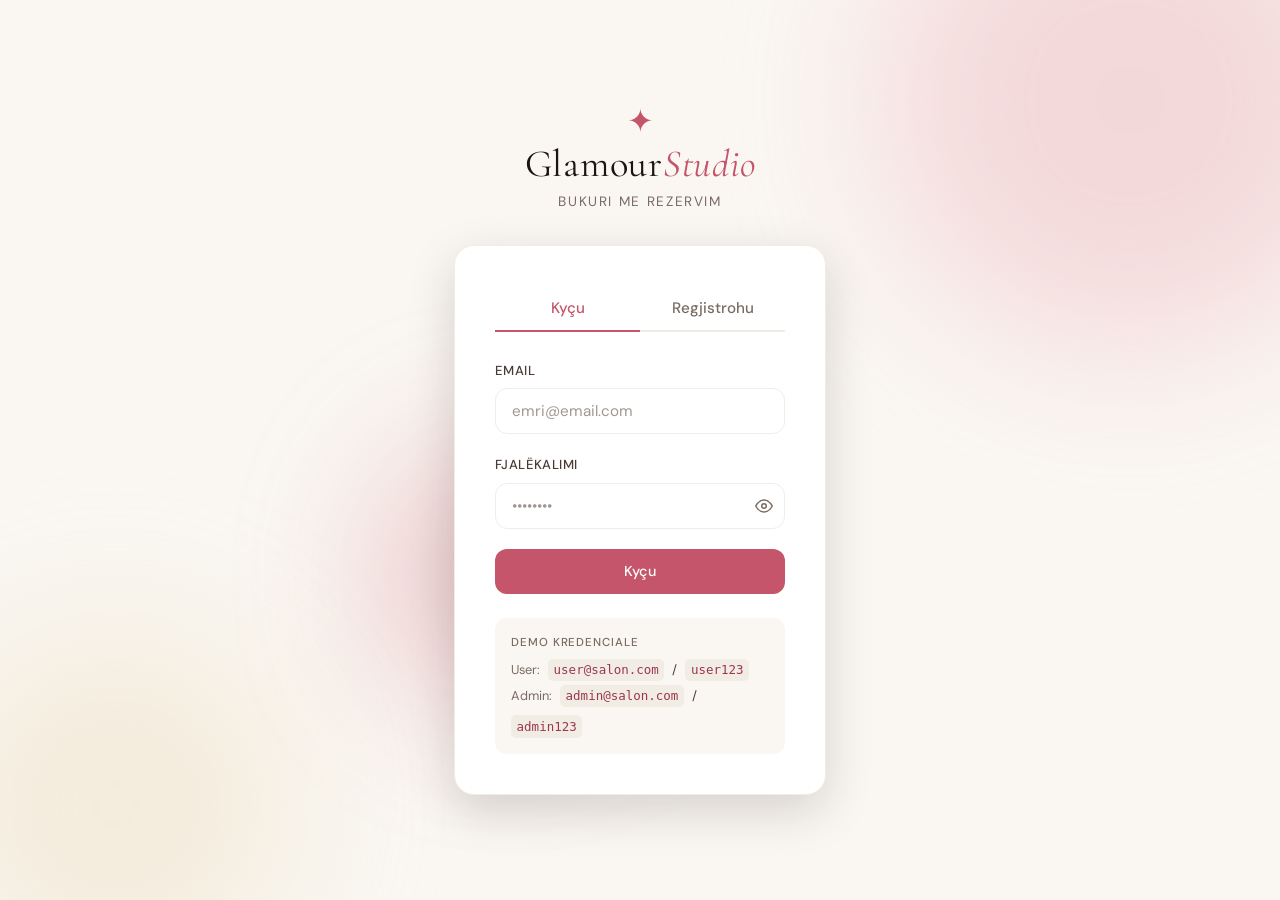
<file: files (1)/index.html>
<!DOCTYPE html>
<html lang="sq">
<head>
  <meta charset="UTF-8" />
  <meta name="viewport" content="width=device-width, initial-scale=1.0" />
  <title>Salon Glamour — Rezervimet</title>
  <link rel="stylesheet" href="style.css" />
  <link href="https://fonts.googleapis.com/css2?family=Cormorant+Garamond:ital,wght@0,300;0,400;0,600;1,300;1,400&family=DM+Sans:wght@300;400;500&display=swap" rel="stylesheet">
</head>
<body>

<!-- ═══════════════════════════════════════════
     FAQJA E LOGIN
════════════════════════════════════════════ -->
<div id="page-login" class="page active">
  <div class="login-bg">
    <div class="login-orb orb1"></div>
    <div class="login-orb orb2"></div>
    <div class="login-orb orb3"></div>
  </div>
  <div class="login-wrapper">
    <div class="login-brand">
      <div class="brand-mark">✦</div>
      <h1>Glamour<em>Studio</em></h1>
      <p class="brand-tagline">Bukuri me rezervim</p>
    </div>

    <div class="login-card">
      <!-- Tabs -->
      <div class="auth-tabs">
        <button class="auth-tab active" id="tab-login" onclick="switchAuthTab('login')">Kyçu</button>
        <button class="auth-tab" id="tab-register" onclick="switchAuthTab('register')">Regjistrohu</button>
      </div>

      <!-- ── LOGIN FORM ── -->
      <div id="form-login">
        <div id="login-error" class="alert alert-error hidden">
          <span class="alert-icon">✕</span>
          <span id="login-error-msg">Email ose fjalëkalimi i gabuar.</span>
        </div>

        <div class="form-group">
          <label for="login-email">Email</label>
          <input type="email" id="login-email" placeholder="emri@email.com" autocomplete="email" />
        </div>

        <div class="form-group">
          <label for="login-password">Fjalëkalimi</label>
          <div class="input-with-toggle">
            <input type="password" id="login-password" placeholder="••••••••" autocomplete="current-password"
                   onkeydown="if(event.key==='Enter') doLogin()" />
            <button class="toggle-pw" onclick="togglePassword('login-password', this)" type="button">
              <svg width="18" height="18" viewBox="0 0 24 24" fill="none" stroke="currentColor" stroke-width="2">
                <path d="M1 12s4-8 11-8 11 8 11 8-4 8-11 8-11-8-11-8z"/><circle cx="12" cy="12" r="3"/>
              </svg>
            </button>
          </div>
        </div>

        <button class="btn-primary btn-full" onclick="doLogin()">Kyçu</button>

        <div class="login-hint">
          <p class="hint-title">Demo kredenciale</p>
          <div class="hint-row"><span>User:</span> <code>user@salon.com</code> / <code>user123</code></div>
          <div class="hint-row"><span>Admin:</span> <code>admin@salon.com</code> / <code>admin123</code></div>
        </div>
      </div>

      <!-- ── REGISTER FORM ── -->
      <div id="form-register" class="hidden">
        <div id="register-error" class="alert alert-error hidden">
          <span class="alert-icon">✕</span>
          <span id="register-error-msg">Gabim gjatë regjistrimit.</span>
        </div>
        <div id="register-success" class="alert alert-success hidden">
          <span class="alert-icon">✓</span>
          <span>Llogaria u krijua! Mund të kyçeni tani.</span>
        </div>

        <div class="form-group">
          <label for="reg-name">Emri i plotë</label>
          <input type="text" id="reg-name" placeholder="p.sh. Arta Berisha" autocomplete="name"
                 onkeydown="if(event.key==='Enter') doRegister()" />
        </div>

        <div class="form-group">
          <label for="reg-email">Email</label>
          <input type="email" id="reg-email" placeholder="emri@email.com" autocomplete="email"
                 onkeydown="if(event.key==='Enter') doRegister()" />
        </div>

        <div class="form-group">
          <label for="reg-password">Fjalëkalimi</label>
          <div class="input-with-toggle">
            <input type="password" id="reg-password" placeholder="Minimum 6 karaktere"
                   onkeydown="if(event.key==='Enter') doRegister()" />
            <button class="toggle-pw" onclick="togglePassword('reg-password', this)" type="button">
              <svg width="18" height="18" viewBox="0 0 24 24" fill="none" stroke="currentColor" stroke-width="2">
                <path d="M1 12s4-8 11-8 11 8 11 8-4 8-11 8-11-8-11-8z"/><circle cx="12" cy="12" r="3"/>
              </svg>
            </button>
          </div>
        </div>

        <div class="form-group">
          <label for="reg-password2">Konfirmo fjalëkalimin</label>
          <input type="password" id="reg-password2" placeholder="Përsëritni fjalëkalimin"
                 onkeydown="if(event.key==='Enter') doRegister()" />
        </div>

        <button class="btn-primary btn-full" onclick="doRegister()">Krijo llogari</button>
      </div>

    </div>
  </div>
</div>

<!-- ═══════════════════════════════════════════
     DASHBOARD — USER
════════════════════════════════════════════ -->
<div id="page-user" class="page hidden">
  <nav class="navbar">
    <div class="nav-brand">✦ <span>Glamour<em>Studio</em></span></div>
    <div class="nav-links">
      <button class="nav-tab active" data-target="sec-rezervimet" onclick="showUserSection('sec-rezervimet', this)">Rezervimet e mia</button>
      <button class="nav-tab" data-target="sec-rezervo" onclick="showUserSection('sec-rezervo', this)">Rezervo termin</button>
    </div>
    <div class="nav-user">
      <div class="user-avatar" id="user-avatar-initials">U</div>
      <span id="user-display-name">Klient</span>
      <button class="btn-logout" onclick="doLogout()">Dil</button>
    </div>
  </nav>

  <!-- Seksioni: Rezervimet e mia -->
  <section id="sec-rezervimet" class="dashboard-section active">
    <div class="container">
      <div class="section-header">
        <div>
          <h2>Rezervimet e mia</h2>
          <p class="section-subtitle">Menaxho terminet tuaja</p>
        </div>
        <button class="btn-primary" onclick="showUserSection('sec-rezervo', document.querySelector('[data-target=sec-rezervo]'))">+ Rezervo termin</button>
      </div>
      <div id="user-bookings-list" class="bookings-grid"></div>
      <div id="user-no-bookings" class="empty-state hidden">
        <div class="empty-icon">🗓</div>
        <p>Nuk keni asnjë termin aktiv.</p>
        <button class="btn-primary" onclick="showUserSection('sec-rezervo', document.querySelector('[data-target=sec-rezervo]'))">Rezervoni tani</button>
      </div>
    </div>
  </section>

  <!-- Seksioni: Rezervo -->
  <section id="sec-rezervo" class="dashboard-section hidden">
    <div class="container">
      <div class="section-header">
        <div>
          <h2>Rezervo termin</h2>
          <p class="section-subtitle">Zgjidhni shërbimin, datën dhe orën</p>
        </div>
      </div>
      <div class="form-card">
        <div id="booking-error" class="alert alert-error hidden">
          <span class="alert-icon">✕</span>
          <span id="booking-error-msg">Orari është i zënë.</span>
        </div>
        <div id="booking-success" class="alert alert-success hidden">
          <span class="alert-icon">✓</span>
          <span>Rezervimi u konfirmua me sukses!</span>
        </div>
        <div class="form-row">
          <div class="form-group">
            <label for="b-service">Shërbimi</label>
            <select id="b-service">
              <option value="">— Zgjidhni shërbimin —</option>
            </select>
          </div>
          <div class="form-group">
            <label for="b-date">Data</label>
            <input type="date" id="b-date" />
          </div>
          <div class="form-group">
            <label for="b-time">Ora</label>
            <select id="b-time">
              <option value="">— Ora —</option>
              <option>09:00</option><option>09:30</option>
              <option>10:00</option><option>10:30</option>
              <option>11:00</option><option>11:30</option>
              <option>12:00</option><option>12:30</option>
              <option>13:00</option><option>13:30</option>
              <option>14:00</option><option>14:30</option>
              <option>15:00</option><option>15:30</option>
              <option>16:00</option><option>16:30</option>
              <option>17:00</option><option>17:30</option>
            </select>
          </div>
        </div>
        <button class="btn-primary" onclick="submitBooking()">Konfirmo rezervimin</button>
      </div>
    </div>
  </section>
</div>

<!-- ═══════════════════════════════════════════
     DASHBOARD — ADMIN
════════════════════════════════════════════ -->
<div id="page-admin" class="page hidden">
  <nav class="navbar navbar-admin">
    <div class="nav-brand">✦ <span>Glamour<em>Studio</em></span> <span class="badge-admin">Admin</span></div>
    <div class="nav-links">
      <button class="nav-tab active" data-target="sec-terminet" onclick="showAdminSection('sec-terminet', this)">Terminet</button>
      <button class="nav-tab" data-target="sec-sherbimet" onclick="showAdminSection('sec-sherbimet', this)">Shërbimet</button>
    </div>
    <div class="nav-user">
      <div class="user-avatar admin-avatar">A</div>
      <span>Admin</span>
      <button class="btn-logout" onclick="doLogout()">Dil</button>
    </div>
  </nav>

  <!-- Seksioni: Terminet -->
  <section id="sec-terminet" class="dashboard-section active">
    <div class="container">
      <div class="section-header">
        <div>
          <h2>Të gjitha terminet</h2>
          <p class="section-subtitle">Menaxho orarin e sallonit</p>
        </div>
        <input type="text" class="search-input" placeholder="🔍 Kërko klient..." oninput="filterAdminBookings(this.value)" />
      </div>
      <div class="table-wrapper">
        <table class="bookings-table">
          <thead>
            <tr>
              <th>#ID</th>
              <th>Klienti</th>
              <th>Shërbimi</th>
              <th>Data</th>
              <th>Ora</th>
              <th>Statusi</th>
              <th>Veprimet</th>
            </tr>
          </thead>
          <tbody id="admin-bookings-tbody"></tbody>
        </table>
        <div id="admin-no-bookings" class="empty-state hidden">
          <div class="empty-icon">📋</div>
          <p>Nuk ka termin të regjistruar.</p>
        </div>
      </div>
    </div>
  </section>

  <!-- Seksioni: Shërbimet -->
  <section id="sec-sherbimet" class="dashboard-section hidden">
    <div class="container">
      <div class="section-header">
        <div>
          <h2>Menaxhimi i shërbimeve</h2>
          <p class="section-subtitle">Shto ose fshi shërbime të disponueshme</p>
        </div>
      </div>
      <div class="two-col">
        <div class="form-card">
          <h3>Shto shërbim të ri</h3>
          <div id="service-success" class="alert alert-success hidden">
            <span class="alert-icon">✓</span>
            <span>Shërbimi u shtua me sukses!</span>
          </div>
          <div id="service-error" class="alert alert-error hidden">
            <span class="alert-icon">✕</span>
            <span id="service-error-msg">Shërbimi ekziston.</span>
          </div>
          <div class="form-group">
            <label for="s-name">Emri i shërbimit</label>
            <input type="text" id="s-name" placeholder="p.sh. Ngjyrosje flokësh" />
          </div>
          <div class="form-group">
            <label for="s-duration">Kohëzgjatja (min)</label>
            <input type="number" id="s-duration" placeholder="60" min="15" step="15" />
          </div>
          <div class="form-group">
            <label for="s-price">Çmimi (€)</label>
            <input type="number" id="s-price" placeholder="25.00" min="0" step="0.50" />
          </div>
          <button class="btn-primary" onclick="addService()">Shto shërbimin</button>
        </div>
        <div>
          <h3 class="services-heading">Shërbimet aktuale</h3>
          <div id="services-list" class="services-chips"></div>
        </div>
      </div>
    </div>
  </section>
</div>

<!-- ═══════════════════════════════════════════
     MODAL — DETAJET / EDIT
════════════════════════════════════════════ -->
<div id="modal-overlay" class="modal-overlay hidden" onclick="closeModal()">
  <div class="modal-card" onclick="event.stopPropagation()">
    <button class="modal-close" onclick="closeModal()">✕</button>
    <h3 class="modal-title" id="modal-title">Detajet e terminit</h3>
    <div id="modal-body" class="modal-body"></div>
    <div class="modal-actions" id="modal-actions"></div>
  </div>
</div>

<!-- TOAST -->
<div id="toast" class="toast hidden"></div>

<script src="app.js"></script>
</body>
</html>
</file>
<file: files (1)/style.css>
/* ═══════════════════════════════════════════════════════
   GLAMOUR STUDIO — SALON BOOKING CSS
   Aesthetic: Luxury editorial, warm ivory & deep rose
═══════════════════════════════════════════════════════ */

:root {
  --ivory:      #FAF7F2;
  --ivory-dark: #F2EDE4;
  --rose:       #C4556A;
  --rose-light: #E8A0AD;
  --rose-dark:  #9B3650;
  --gold:       #C9A96E;
  --gold-light: #E8D5B0;
  --ink:        #1C1410;
  --ink-soft:   #4A3B35;
  --ink-muted:  #7A6B63;
  --white:      #FFFFFF;
  --success:    #4A7C59;
  --success-bg: #EBF5EE;
  --error:      #B83C52;
  --error-bg:   #FDEEF1;
  --shadow-sm:  0 2px 8px rgba(28,20,16,.08);
  --shadow-md:  0 6px 24px rgba(28,20,16,.12);
  --shadow-lg:  0 16px 48px rgba(28,20,16,.16);
  --radius:     12px;
  --radius-lg:  20px;
  --transition: .2s cubic-bezier(.4,0,.2,1);
}

*, *::before, *::after { box-sizing: border-box; margin: 0; padding: 0; }

html { scroll-behavior: smooth; }

body {
  font-family: 'DM Sans', sans-serif;
  background: var(--ivory);
  color: var(--ink);
  font-size: 15px;
  line-height: 1.6;
  min-height: 100vh;
}

/* ── Visibility ── */
.hidden { display: none !important; }
.page { min-height: 100vh; }
.page.active { display: block; }

/* ═══════════════════════════════════════════
   LOGIN PAGE
═══════════════════════════════════════════ */
#page-login {
  display: flex;
  align-items: center;
  justify-content: center;
  min-height: 100vh;
  position: relative;
  overflow: hidden;
  background: var(--ivory);
}

.login-bg {
  position: absolute;
  inset: 0;
  pointer-events: none;
  overflow: hidden;
}

.login-orb {
  position: absolute;
  border-radius: 50%;
  filter: blur(80px);
  opacity: .35;
  animation: floatOrb 8s ease-in-out infinite;
}

.orb1 {
  width: 500px; height: 500px;
  background: var(--rose-light);
  top: -150px; right: -100px;
  animation-delay: 0s;
}
.orb2 {
  width: 350px; height: 350px;
  background: var(--gold-light);
  bottom: -80px; left: -60px;
  animation-delay: 2.5s;
}
.orb3 {
  width: 250px; height: 250px;
  background: var(--rose);
  top: 50%; left: 30%;
  animation-delay: 5s;
}

@keyframes floatOrb {
  0%, 100% { transform: translateY(0) scale(1); }
  50%       { transform: translateY(-30px) scale(1.05); }
}

.login-wrapper {
  display: flex;
  flex-direction: column;
  align-items: center;
  gap: 2rem;
  z-index: 1;
  width: 100%;
  max-width: 420px;
  padding: 2rem 1.5rem;
  animation: fadeUp .7s ease both;
}

@keyframes fadeUp {
  from { opacity: 0; transform: translateY(24px); }
  to   { opacity: 1; transform: translateY(0); }
}

.login-brand {
  text-align: center;
}

.brand-mark {
  font-size: 2rem;
  color: var(--rose);
  line-height: 1;
  margin-bottom: .5rem;
  display: block;
  animation: spin 20s linear infinite;
}

@keyframes spin {
  to { transform: rotate(360deg); }
}

.login-brand h1 {
  font-family: 'Cormorant Garamond', serif;
  font-size: 2.4rem;
  font-weight: 400;
  color: var(--ink);
  letter-spacing: .02em;
  line-height: 1;
}

.login-brand h1 em {
  font-style: italic;
  color: var(--rose);
}

.brand-tagline {
  margin-top: .5rem;
  color: var(--ink-muted);
  font-size: .85rem;
  letter-spacing: .12em;
  text-transform: uppercase;
}

.login-card {
  background: var(--white);
  border-radius: var(--radius-lg);
  padding: 2.5rem;
  width: 100%;
  box-shadow: var(--shadow-lg);
  border: 1px solid var(--ivory-dark);
}

.login-card h2 {
  font-family: 'Cormorant Garamond', serif;
  font-size: 1.9rem;
  font-weight: 400;
  margin-bottom: .25rem;
}

.login-subtitle {
  color: var(--ink-muted);
  margin-bottom: 1.75rem;
  font-size: .9rem;
}

/* Auth tabs */
.auth-tabs {
  display: flex;
  border-bottom: 2px solid var(--ivory-dark);
  margin-bottom: 1.75rem;
  gap: 0;
}

.auth-tab {
  flex: 1;
  background: none;
  border: none;
  padding: .75rem 1rem;
  font-family: 'DM Sans', sans-serif;
  font-size: .95rem;
  font-weight: 500;
  color: var(--ink-muted);
  cursor: pointer;
  border-bottom: 2px solid transparent;
  margin-bottom: -2px;
  transition: color var(--transition), border-color var(--transition);
}

.auth-tab:hover { color: var(--rose); }

.auth-tab.active {
  color: var(--rose);
  border-bottom-color: var(--rose);
}

.login-hint {
  margin-top: 1.5rem;
  padding: 1rem;
  background: var(--ivory);
  border-radius: var(--radius);
  font-size: .8rem;
  color: var(--ink-soft);
}

.hint-title {
  font-weight: 500;
  margin-bottom: .4rem;
  color: var(--ink-muted);
  text-transform: uppercase;
  font-size: .72rem;
  letter-spacing: .08em;
}

.hint-row {
  display: flex;
  gap: .5rem;
  align-items: center;
  margin-top: .25rem;
  flex-wrap: wrap;
}

.hint-row span { color: var(--ink-muted); }

code {
  background: var(--ivory-dark);
  padding: .1em .45em;
  border-radius: 5px;
  font-family: monospace;
  font-size: .78rem;
  color: var(--rose-dark);
}

/* ═══════════════════════════════════════════
   FORM ELEMENTS
═══════════════════════════════════════════ */
.form-group {
  margin-bottom: 1.25rem;
}

.form-group label {
  display: block;
  font-size: .82rem;
  font-weight: 500;
  color: var(--ink-soft);
  margin-bottom: .45rem;
  letter-spacing: .03em;
  text-transform: uppercase;
}

.form-group input,
.form-group select,
.form-group textarea {
  width: 100%;
  padding: .75rem 1rem;
  border: 1.5px solid var(--ivory-dark);
  border-radius: var(--radius);
  font-family: 'DM Sans', sans-serif;
  font-size: .95rem;
  color: var(--ink);
  background: var(--white);
  transition: border-color var(--transition), box-shadow var(--transition);
  outline: none;
  appearance: none;
}

.form-group input:focus,
.form-group select:focus {
  border-color: var(--rose);
  box-shadow: 0 0 0 3px rgba(196,85,106,.12);
}

.form-group input::placeholder { color: var(--ink-muted); opacity: .7; }

.input-with-toggle { position: relative; }
.input-with-toggle input { padding-right: 3rem; }

.toggle-pw {
  position: absolute;
  right: .75rem;
  top: 50%;
  transform: translateY(-50%);
  background: none;
  border: none;
  cursor: pointer;
  color: var(--ink-muted);
  display: flex;
  align-items: center;
  padding: 0;
  transition: color var(--transition);
}
.toggle-pw:hover { color: var(--rose); }

.form-row {
  display: grid;
  grid-template-columns: repeat(auto-fit, minmax(180px, 1fr));
  gap: 1rem;
}

/* ═══════════════════════════════════════════
   BUTTONS
═══════════════════════════════════════════ */
.btn-primary {
  display: inline-flex;
  align-items: center;
  gap: .5rem;
  background: var(--rose);
  color: var(--white);
  border: none;
  border-radius: var(--radius);
  padding: .75rem 1.5rem;
  font-family: 'DM Sans', sans-serif;
  font-size: .9rem;
  font-weight: 500;
  cursor: pointer;
  transition: background var(--transition), transform var(--transition), box-shadow var(--transition);
  letter-spacing: .02em;
}

.btn-primary:hover {
  background: var(--rose-dark);
  transform: translateY(-1px);
  box-shadow: 0 6px 20px rgba(196,85,106,.35);
}

.btn-primary:active { transform: translateY(0); }

.btn-full { width: 100%; justify-content: center; padding: .85rem; }

.btn-secondary {
  display: inline-flex;
  align-items: center;
  gap: .5rem;
  background: var(--white);
  color: var(--ink-soft);
  border: 1.5px solid var(--ivory-dark);
  border-radius: var(--radius);
  padding: .6rem 1.1rem;
  font-family: 'DM Sans', sans-serif;
  font-size: .85rem;
  font-weight: 500;
  cursor: pointer;
  transition: border-color var(--transition), color var(--transition), background var(--transition);
}

.btn-secondary:hover {
  border-color: var(--rose-light);
  color: var(--rose);
  background: var(--error-bg);
}

.btn-danger {
  background: var(--error-bg);
  color: var(--error);
  border: 1.5px solid var(--rose-light);
  border-radius: var(--radius);
  padding: .6rem 1.1rem;
  font-family: 'DM Sans', sans-serif;
  font-size: .85rem;
  font-weight: 500;
  cursor: pointer;
  transition: background var(--transition);
}

.btn-danger:hover { background: #f9d5db; }

.btn-logout {
  background: none;
  border: 1.5px solid rgba(255,255,255,.3);
  color: var(--white);
  border-radius: var(--radius);
  padding: .4rem .9rem;
  font-family: 'DM Sans', sans-serif;
  font-size: .82rem;
  cursor: pointer;
  transition: background var(--transition), border-color var(--transition);
}

.btn-logout:hover {
  background: rgba(255,255,255,.15);
  border-color: rgba(255,255,255,.6);
}

/* ═══════════════════════════════════════════
   ALERTS
═══════════════════════════════════════════ */
.alert {
  display: flex;
  align-items: center;
  gap: .6rem;
  padding: .8rem 1rem;
  border-radius: var(--radius);
  font-size: .88rem;
  margin-bottom: 1.25rem;
  animation: slideIn .2s ease;
}

@keyframes slideIn {
  from { opacity: 0; transform: translateY(-6px); }
  to   { opacity: 1; transform: translateY(0); }
}

.alert-error  { background: var(--error-bg);   color: var(--error);   border: 1px solid #f0c2ca; }
.alert-success{ background: var(--success-bg); color: var(--success); border: 1px solid #c0dbc9; }
.alert-icon   { font-weight: 700; font-size: 1rem; flex-shrink: 0; }

/* ═══════════════════════════════════════════
   NAVBAR
═══════════════════════════════════════════ */
.navbar {
  display: flex;
  align-items: center;
  gap: 1.5rem;
  padding: .9rem 2rem;
  background: var(--ink);
  color: var(--white);
  position: sticky;
  top: 0;
  z-index: 100;
  box-shadow: 0 2px 16px rgba(0,0,0,.2);
}

.navbar-admin { background: var(--ink); }

.nav-brand {
  font-family: 'Cormorant Garamond', serif;
  font-size: 1.3rem;
  font-weight: 400;
  color: var(--white);
  white-space: nowrap;
  display: flex;
  align-items: center;
  gap: .5rem;
  margin-right: auto;
}

.nav-brand em { font-style: italic; color: var(--rose-light); }

.badge-admin {
  font-family: 'DM Sans', sans-serif;
  font-size: .62rem;
  font-style: normal;
  background: var(--rose);
  color: #fff;
  padding: .15rem .55rem;
  border-radius: 20px;
  letter-spacing: .06em;
  text-transform: uppercase;
  vertical-align: middle;
}

.nav-links {
  display: flex;
  gap: .25rem;
}

.nav-tab {
  background: none;
  border: none;
  color: rgba(255,255,255,.65);
  padding: .5rem 1rem;
  border-radius: 8px;
  font-family: 'DM Sans', sans-serif;
  font-size: .88rem;
  cursor: pointer;
  transition: color var(--transition), background var(--transition);
}

.nav-tab:hover     { color: #fff; background: rgba(255,255,255,.08); }
.nav-tab.active    { color: #fff; background: rgba(196,85,106,.35); }

.nav-user {
  display: flex;
  align-items: center;
  gap: .75rem;
  font-size: .88rem;
}

.user-avatar {
  width: 34px; height: 34px;
  border-radius: 50%;
  background: var(--rose);
  color: #fff;
  display: flex;
  align-items: center;
  justify-content: center;
  font-weight: 600;
  font-size: .9rem;
  flex-shrink: 0;
}

.admin-avatar { background: var(--gold); color: var(--ink); }

/* ═══════════════════════════════════════════
   DASHBOARD SECTIONS
═══════════════════════════════════════════ */
.dashboard-section { display: none; }
.dashboard-section.active { display: block; animation: fadeUp .35s ease; }

.container {
  max-width: 1100px;
  margin: 0 auto;
  padding: 2rem 2rem;
}

.section-header {
  display: flex;
  align-items: flex-start;
  justify-content: space-between;
  margin-bottom: 1.75rem;
  gap: 1rem;
  flex-wrap: wrap;
}

.section-header h2 {
  font-family: 'Cormorant Garamond', serif;
  font-size: 2rem;
  font-weight: 400;
  color: var(--ink);
  line-height: 1.1;
}

.section-subtitle {
  color: var(--ink-muted);
  font-size: .88rem;
  margin-top: .25rem;
}

/* ═══════════════════════════════════════════
   BOOKING CARDS (User)
═══════════════════════════════════════════ */
.bookings-grid {
  display: grid;
  grid-template-columns: repeat(auto-fill, minmax(280px, 1fr));
  gap: 1.25rem;
}

.booking-card {
  background: var(--white);
  border-radius: var(--radius-lg);
  padding: 1.5rem;
  box-shadow: var(--shadow-sm);
  border: 1px solid var(--ivory-dark);
  transition: box-shadow var(--transition), transform var(--transition);
  animation: fadeUp .3s ease;
}

.booking-card:hover {
  box-shadow: var(--shadow-md);
  transform: translateY(-2px);
}

.booking-card-header {
  display: flex;
  justify-content: space-between;
  align-items: center;
  margin-bottom: 1rem;
}

.booking-service {
  font-family: 'Cormorant Garamond', serif;
  font-size: 1.3rem;
  font-weight: 600;
  color: var(--ink);
}

.booking-card-body {
  display: flex;
  flex-direction: column;
  gap: .4rem;
  font-size: .88rem;
  color: var(--ink-soft);
  margin-bottom: 1.25rem;
}

.booking-card-body span { display: flex; gap: .5rem; }

.booking-card-footer {
  display: flex;
  justify-content: flex-end;
}

/* ═══════════════════════════════════════════
   STATUS BADGES
═══════════════════════════════════════════ */
.status-badge {
  display: inline-flex;
  align-items: center;
  gap: .3rem;
  padding: .25rem .75rem;
  border-radius: 20px;
  font-size: .75rem;
  font-weight: 500;
  letter-spacing: .04em;
  text-transform: uppercase;
}

.status-confirmed { background: #d4edda; color: #286044; }
.status-cancelled { background: #f8d7da; color: #842029; }
.status-pending   { background: #fff3cd; color: #664d03; }

/* ═══════════════════════════════════════════
   ADMIN TABLE
═══════════════════════════════════════════ */
.table-wrapper {
  background: var(--white);
  border-radius: var(--radius-lg);
  box-shadow: var(--shadow-sm);
  border: 1px solid var(--ivory-dark);
  overflow: hidden;
}

.bookings-table {
  width: 100%;
  border-collapse: collapse;
}

.bookings-table thead {
  background: var(--ink);
  color: var(--white);
}

.bookings-table th {
  padding: 1rem 1.25rem;
  text-align: left;
  font-size: .78rem;
  font-weight: 500;
  letter-spacing: .06em;
  text-transform: uppercase;
  white-space: nowrap;
}

.bookings-table tbody tr {
  border-bottom: 1px solid var(--ivory-dark);
  transition: background var(--transition);
}

.bookings-table tbody tr:last-child { border-bottom: none; }
.bookings-table tbody tr:hover { background: var(--ivory); }

.bookings-table td {
  padding: .9rem 1.25rem;
  font-size: .9rem;
  color: var(--ink-soft);
  vertical-align: middle;
}

.bookings-table td:first-child {
  font-weight: 600;
  color: var(--ink-muted);
  font-size: .8rem;
}

.table-actions {
  display: flex;
  gap: .5rem;
  flex-wrap: nowrap;
}

.btn-icon {
  background: none;
  border: 1.5px solid var(--ivory-dark);
  border-radius: 8px;
  width: 34px; height: 34px;
  display: flex;
  align-items: center;
  justify-content: center;
  cursor: pointer;
  font-size: .9rem;
  transition: background var(--transition), border-color var(--transition), transform var(--transition);
  color: var(--ink-soft);
}

.btn-icon:hover { background: var(--ivory-dark); transform: scale(1.1); }
.btn-icon.delete:hover { background: var(--error-bg); border-color: var(--error); color: var(--error); }
.btn-icon.view:hover   { background: #e8f0fd; border-color: #6b9aeb; color: #2563eb; }

/* ═══════════════════════════════════════════
   SEARCH
═══════════════════════════════════════════ */
.search-input {
  padding: .65rem 1rem;
  border: 1.5px solid var(--ivory-dark);
  border-radius: var(--radius);
  font-family: 'DM Sans', sans-serif;
  font-size: .9rem;
  width: 240px;
  outline: none;
  background: var(--white);
  transition: border-color var(--transition), box-shadow var(--transition);
}

.search-input:focus {
  border-color: var(--rose);
  box-shadow: 0 0 0 3px rgba(196,85,106,.1);
}

/* ═══════════════════════════════════════════
   SERVICES SECTION
═══════════════════════════════════════════ */
.two-col {
  display: grid;
  grid-template-columns: 380px 1fr;
  gap: 2.5rem;
  align-items: start;
}

.form-card {
  background: var(--white);
  border-radius: var(--radius-lg);
  padding: 2rem;
  box-shadow: var(--shadow-sm);
  border: 1px solid var(--ivory-dark);
}

.form-card h3 {
  font-family: 'Cormorant Garamond', serif;
  font-size: 1.4rem;
  font-weight: 400;
  margin-bottom: 1.5rem;
  color: var(--ink);
}

.services-heading {
  font-family: 'Cormorant Garamond', serif;
  font-size: 1.4rem;
  font-weight: 400;
  color: var(--ink);
  margin-bottom: 1rem;
}

.services-chips {
  display: flex;
  flex-direction: column;
  gap: .75rem;
}

.service-chip {
  display: flex;
  align-items: center;
  justify-content: space-between;
  background: var(--white);
  border: 1.5px solid var(--ivory-dark);
  border-radius: var(--radius);
  padding: .85rem 1.1rem;
  animation: fadeUp .3s ease;
  box-shadow: var(--shadow-sm);
}

.service-chip-info { display: flex; flex-direction: column; gap: .15rem; }
.service-chip-name { font-weight: 500; font-size: .95rem; color: var(--ink); }
.service-chip-meta { font-size: .78rem; color: var(--ink-muted); }

.chip-delete {
  background: none;
  border: none;
  cursor: pointer;
  color: var(--ink-muted);
  font-size: 1.1rem;
  line-height: 1;
  padding: .2rem .4rem;
  border-radius: 6px;
  transition: color var(--transition), background var(--transition);
}
.chip-delete:hover { color: var(--error); background: var(--error-bg); }

/* ═══════════════════════════════════════════
   EMPTY STATE
═══════════════════════════════════════════ */
.empty-state {
  text-align: center;
  padding: 4rem 2rem;
  color: var(--ink-muted);
}

.empty-icon { font-size: 3rem; margin-bottom: 1rem; opacity: .6; }
.empty-state p { margin-bottom: 1.5rem; font-size: 1rem; }

/* ═══════════════════════════════════════════
   MODAL
═══════════════════════════════════════════ */
.modal-overlay {
  position: fixed;
  inset: 0;
  background: rgba(28,20,16,.5);
  z-index: 1000;
  display: flex;
  align-items: center;
  justify-content: center;
  padding: 1rem;
  backdrop-filter: blur(4px);
  animation: fadeIn .2s ease;
}

@keyframes fadeIn {
  from { opacity: 0; }
  to   { opacity: 1; }
}

.modal-card {
  background: var(--white);
  border-radius: var(--radius-lg);
  padding: 2rem;
  width: 100%;
  max-width: 460px;
  box-shadow: var(--shadow-lg);
  position: relative;
  animation: popIn .25s cubic-bezier(.34,1.56,.64,1);
}

@keyframes popIn {
  from { opacity: 0; transform: scale(.92); }
  to   { opacity: 1; transform: scale(1); }
}

.modal-close {
  position: absolute;
  top: 1rem;
  right: 1rem;
  background: var(--ivory);
  border: none;
  cursor: pointer;
  color: var(--ink-muted);
  font-size: 1rem;
  width: 32px; height: 32px;
  border-radius: 50%;
  display: flex;
  align-items: center;
  justify-content: center;
  transition: background var(--transition), color var(--transition);
}
.modal-close:hover { background: var(--error-bg); color: var(--error); }

.modal-title {
  font-family: 'Cormorant Garamond', serif;
  font-size: 1.5rem;
  font-weight: 400;
  margin-bottom: 1.5rem;
  color: var(--ink);
}

.modal-body {
  display: flex;
  flex-direction: column;
  gap: .75rem;
  margin-bottom: 1.5rem;
}

.modal-row {
  display: flex;
  justify-content: space-between;
  align-items: center;
  padding: .6rem 0;
  border-bottom: 1px solid var(--ivory-dark);
  font-size: .9rem;
}

.modal-row:last-child { border-bottom: none; }

.modal-row .label { color: var(--ink-muted); font-size: .8rem; text-transform: uppercase; letter-spacing: .05em; }
.modal-row .value { font-weight: 500; color: var(--ink); }

.modal-actions {
  display: flex;
  gap: .75rem;
  justify-content: flex-end;
  flex-wrap: wrap;
}

/* Edit form inside modal */
.modal-edit-group {
  margin-bottom: 1rem;
}
.modal-edit-group label {
  display: block;
  font-size: .78rem;
  font-weight: 500;
  text-transform: uppercase;
  letter-spacing: .05em;
  color: var(--ink-muted);
  margin-bottom: .35rem;
}
.modal-edit-group input,
.modal-edit-group select {
  width: 100%;
  padding: .65rem .9rem;
  border: 1.5px solid var(--ivory-dark);
  border-radius: var(--radius);
  font-family: 'DM Sans', sans-serif;
  font-size: .9rem;
  color: var(--ink);
  outline: none;
  transition: border-color var(--transition);
}
.modal-edit-group input:focus,
.modal-edit-group select:focus {
  border-color: var(--rose);
}

/* ═══════════════════════════════════════════
   TOAST
═══════════════════════════════════════════ */
.toast {
  position: fixed;
  bottom: 2rem;
  left: 50%;
  transform: translateX(-50%) translateY(0);
  background: var(--ink);
  color: var(--white);
  padding: .85rem 1.75rem;
  border-radius: var(--radius);
  font-size: .9rem;
  z-index: 2000;
  box-shadow: var(--shadow-lg);
  animation: toastIn .3s cubic-bezier(.34,1.56,.64,1);
  white-space: nowrap;
}

@keyframes toastIn {
  from { opacity: 0; transform: translateX(-50%) translateY(20px); }
  to   { opacity: 1; transform: translateX(-50%) translateY(0); }
}

/* ═══════════════════════════════════════════
   RESPONSIVE
═══════════════════════════════════════════ */
@media (max-width: 768px) {
  .navbar { padding: .75rem 1rem; flex-wrap: wrap; gap: .75rem; }
  .nav-brand { font-size: 1.1rem; }
  .nav-links { order: 3; width: 100%; }
  .nav-tab { font-size: .8rem; padding: .4rem .75rem; }
  .nav-user span { display: none; }
  .container { padding: 1.5rem 1rem; }
  .section-header { flex-direction: column; align-items: flex-start; }
  .two-col { grid-template-columns: 1fr; }
  .bookings-table { font-size: .82rem; }
  .bookings-table th, .bookings-table td { padding: .7rem .9rem; }
  .search-input { width: 100%; }
  .table-actions { gap: .3rem; }
}

@media (max-width: 480px) {
  .login-card { padding: 1.75rem 1.25rem; }
  .form-row { grid-template-columns: 1fr; }
  .bookings-grid { grid-template-columns: 1fr; }
}
</file>
